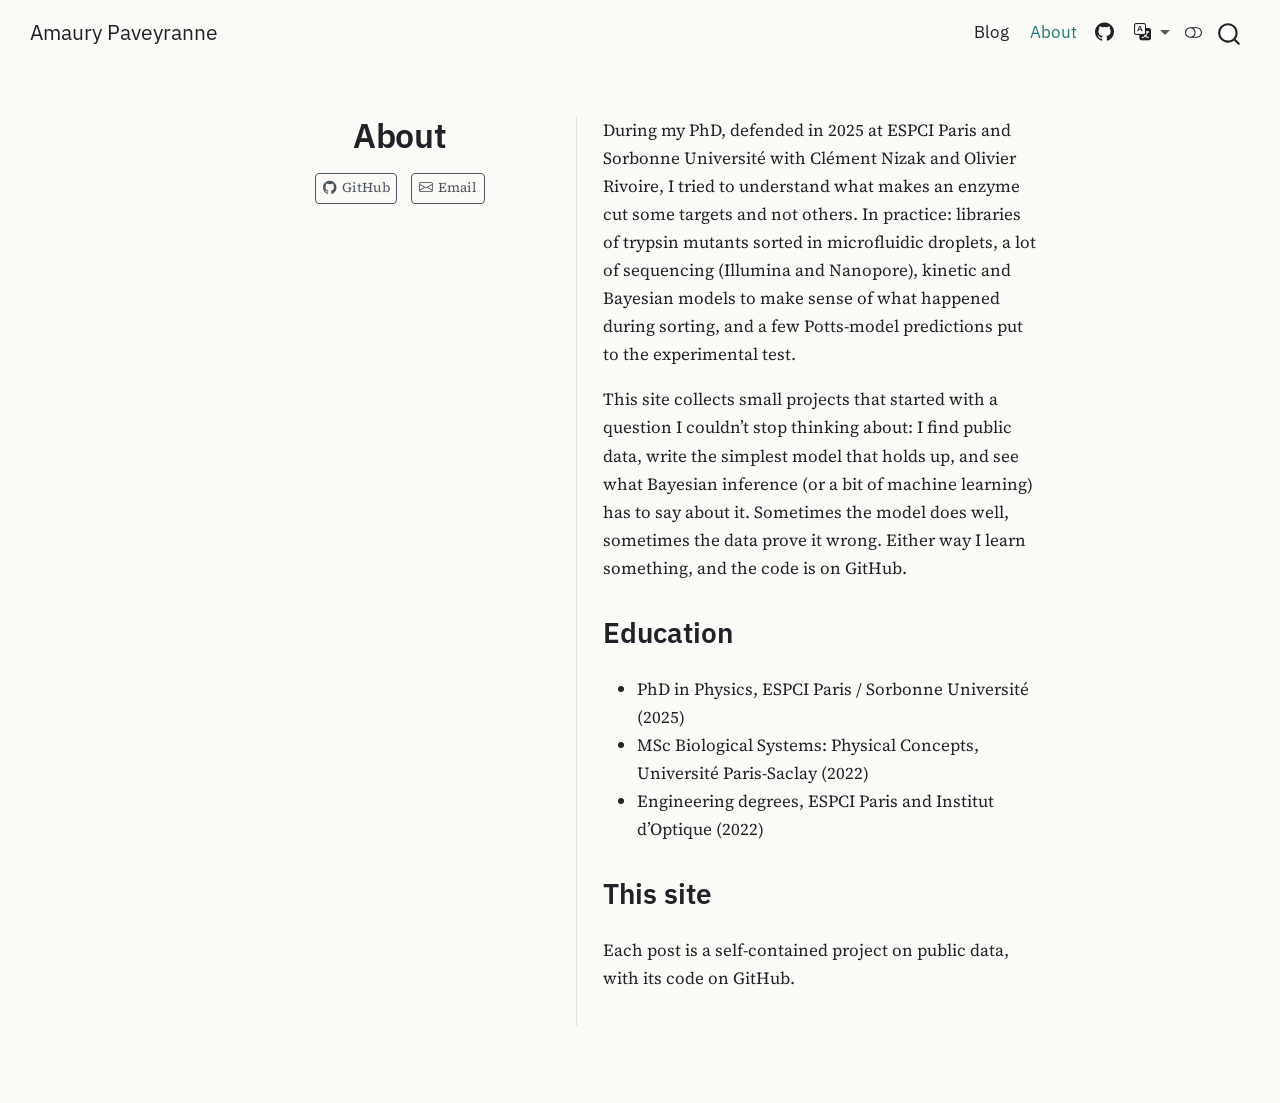
<file: about.html>
<!DOCTYPE html>
<html xmlns="http://www.w3.org/1999/xhtml" lang="en" xml:lang="en"><head>

<meta charset="utf-8">
<meta name="generator" content="quarto-1.10.19">

<meta name="viewport" content="width=device-width, initial-scale=1.0, user-scalable=yes">


<title>About – Amaury Paveyranne</title>
<style>
/* Default styles provided by pandoc.
** See https://pandoc.org/MANUAL.html#variables-for-html for config info.
*/
span.smallcaps{font-variant: small-caps;}
div.columns{display: flex; gap: 1.5em;}
div.column{flex: auto;}
@media screen {
div.columns{gap: min(4vw, 1.5em);}
div.column{overflow-x: auto;}
}
div.hanging-indent{margin-left: 1.5em; text-indent: -1.5em;}
ul.task-list{list-style: none;}
ul.task-list li input[type="checkbox"] {
  width: 0.8em;
  margin: 0 0.8em 0.2em -1em; /* quarto-specific, see https://github.com/quarto-dev/quarto-cli/issues/4556 */ 
  vertical-align: middle;
}
</style>


<script src="site_libs/quarto-nav/quarto-nav.js"></script>
<script src="site_libs/quarto-nav/headroom.min.js"></script>
<script src="site_libs/clipboard/clipboard.min.js"></script>
<script src="site_libs/quarto-search/autocomplete.umd.js"></script>
<script src="site_libs/quarto-search/fuse.min.js"></script>
<script src="site_libs/quarto-search/quarto-search.js"></script>
<meta name="quarto:offset" content="./">
<script src="site_libs/quarto-html/quarto.js" type="module"></script>
<script src="site_libs/quarto-html/tabsets/tabsets.js" type="module"></script>
<script src="site_libs/quarto-html/popper.min.js"></script>
<script src="site_libs/quarto-html/tippy.umd.min.js"></script>
<link href="site_libs/quarto-html/tippy.css" rel="stylesheet">
<link href="site_libs/quarto-html/quarto-syntax-highlighting-e3baa2381c7c7a3293025338d2c1e33b.css" rel="stylesheet" class="quarto-color-scheme" id="quarto-text-highlighting-styles">
<link href="site_libs/quarto-html/quarto-syntax-highlighting-dark-86bf4052eacf5e28481cdcc6750a0bcb.css" rel="stylesheet" class="quarto-color-scheme quarto-color-alternate" id="quarto-text-highlighting-styles">
<link href="site_libs/quarto-html/quarto-syntax-highlighting-e3baa2381c7c7a3293025338d2c1e33b.css" rel="stylesheet" class="quarto-color-scheme-extra" id="quarto-text-highlighting-styles">
<script src="site_libs/bootstrap/bootstrap.min.js"></script>
<link href="site_libs/bootstrap/bootstrap-icons.css" rel="stylesheet">
<link href="site_libs/bootstrap/bootstrap-063ca1206626c5f4b5757ddea8dbdd65.min.css" rel="stylesheet" append-hash="true" class="quarto-color-scheme" id="quarto-bootstrap" data-mode="light">
<link href="site_libs/bootstrap/bootstrap-dark-e9a815f97d72e3feef4243f5a34d7ec7.min.css" rel="stylesheet" append-hash="true" class="quarto-color-scheme quarto-color-alternate" id="quarto-bootstrap" data-mode="dark">
<link href="site_libs/bootstrap/bootstrap-063ca1206626c5f4b5757ddea8dbdd65.min.css" rel="stylesheet" append-hash="true" class="quarto-color-scheme-extra" id="quarto-bootstrap" data-mode="light">
<script id="quarto-search-options" type="application/json">{
  "location": "navbar",
  "copy-button": false,
  "collapse-after": 3,
  "panel-placement": "end",
  "type": "overlay",
  "limit": 50,
  "keyboard-shortcut": [
    "f",
    "/",
    "s"
  ],
  "show-item-context": false,
  "language": {
    "search-no-results-text": "No results",
    "search-matching-documents-text": "matching documents",
    "search-copy-link-title": "Copy link to search",
    "search-hide-matches-text": "Hide additional matches",
    "search-more-match-text": "more match in this document",
    "search-more-matches-text": "more matches in this document",
    "search-clear-button-title": "Clear",
    "search-text-placeholder": "",
    "search-detached-cancel-button-title": "Cancel",
    "search-submit-button-title": "Submit",
    "search-label": "Search"
  }
}</script>


<link rel="stylesheet" href="styles.css">
</head>

<body class="nav-fixed fullcontent quarto-light"><script id="quarto-html-before-body" type="application/javascript">
    const toggleBodyColorMode = (bsSheetEl) => {
      const mode = bsSheetEl.getAttribute("data-mode");
      const bodyEl = window.document.querySelector("body");
      if (mode === "dark") {
        bodyEl.classList.add("quarto-dark");
        bodyEl.classList.remove("quarto-light");
      } else {
        bodyEl.classList.add("quarto-light");
        bodyEl.classList.remove("quarto-dark");
      }
    }
    const toggleBodyColorPrimary = () => {
      const bsSheetEl = window.document.querySelector("link#quarto-bootstrap:not([rel=disabled-stylesheet])");
      if (bsSheetEl) {
        toggleBodyColorMode(bsSheetEl);
      }
    }
    const setColorSchemeToggle = (alternate) => {
      const toggles = window.document.querySelectorAll('.quarto-color-scheme-toggle');
      for (let i=0; i < toggles.length; i++) {
        const toggle = toggles[i];
        if (toggle) {
          if (alternate) {
            toggle.classList.add("alternate");
          } else {
            toggle.classList.remove("alternate");
          }
        }
      }
    };
    const toggleColorMode = (alternate) => {
      // Switch the stylesheets
      const primaryStylesheets = window.document.querySelectorAll('link.quarto-color-scheme:not(.quarto-color-alternate)');
      const alternateStylesheets = window.document.querySelectorAll('link.quarto-color-scheme.quarto-color-alternate');
      manageTransitions('#quarto-margin-sidebar .nav-link', false);
      if (alternate) {
        // note: dark is layered on light, we don't disable primary!
        enableStylesheet(alternateStylesheets);
        for (const sheetNode of alternateStylesheets) {
          if (sheetNode.id === "quarto-bootstrap") {
            toggleBodyColorMode(sheetNode);
          }
        }
      } else {
        disableStylesheet(alternateStylesheets);
        enableStylesheet(primaryStylesheets)
        toggleBodyColorPrimary();
      }
      manageTransitions('#quarto-margin-sidebar .nav-link', true);
      // Switch the toggles
      setColorSchemeToggle(alternate)
      // Hack to workaround the fact that safari doesn't
      // properly recolor the scrollbar when toggling (#1455)
      if (navigator.userAgent.indexOf('Safari') > 0 && navigator.userAgent.indexOf('Chrome') == -1) {
        manageTransitions("body", false);
        window.scrollTo(0, 1);
        setTimeout(() => {
          window.scrollTo(0, 0);
          manageTransitions("body", true);
        }, 40);
      }
    }
    const disableStylesheet = (stylesheets) => {
      for (let i=0; i < stylesheets.length; i++) {
        const stylesheet = stylesheets[i];
        stylesheet.rel = 'disabled-stylesheet';
      }
    }
    const enableStylesheet = (stylesheets) => {
      for (let i=0; i < stylesheets.length; i++) {
        const stylesheet = stylesheets[i];
        if(stylesheet.rel !== 'stylesheet') { // for Chrome, which will still FOUC without this check
          stylesheet.rel = 'stylesheet';
        }
      }
    }
    const manageTransitions = (selector, allowTransitions) => {
      const els = window.document.querySelectorAll(selector);
      for (let i=0; i < els.length; i++) {
        const el = els[i];
        if (allowTransitions) {
          el.classList.remove('notransition');
        } else {
          el.classList.add('notransition');
        }
      }
    }
    const isFileUrl = () => {
      return window.location.protocol === 'file:';
    }
    const hasAlternateSentinel = () => {
      let styleSentinel = getColorSchemeSentinel();
      if (styleSentinel !== null) {
        return styleSentinel === "alternate";
      } else {
        return false;
      }
    }
    const setStyleSentinel = (alternate) => {
      const value = alternate ? "alternate" : "default";
      if (!isFileUrl()) {
        window.localStorage.setItem("quarto-color-scheme", value);
      } else {
        localAlternateSentinel = value;
      }
    }
    const getColorSchemeSentinel = () => {
      if (!isFileUrl()) {
        const storageValue = window.localStorage.getItem("quarto-color-scheme");
        return storageValue != null ? storageValue : localAlternateSentinel;
      } else {
        return localAlternateSentinel;
      }
    }
    const toggleGiscusIfUsed = (isAlternate, darkModeDefault) => {
      const baseTheme = document.querySelector('#giscus-base-theme')?.value ?? 'light';
      const alternateTheme = document.querySelector('#giscus-alt-theme')?.value ?? 'dark';
      let newTheme = '';
      if(authorPrefersDark) {
        newTheme = isAlternate ? baseTheme : alternateTheme;
      } else {
        newTheme = isAlternate ? alternateTheme : baseTheme;
      }
      const changeGiscusTheme = () => {
        // From: https://github.com/giscus/giscus/issues/336
        const sendMessage = (message) => {
          const iframe = document.querySelector('iframe.giscus-frame');
          if (!iframe) return;
          iframe.contentWindow.postMessage({ giscus: message }, 'https://giscus.app');
        }
        sendMessage({
          setConfig: {
            theme: newTheme
          }
        });
      }
      const isGiscussLoaded = window.document.querySelector('iframe.giscus-frame') !== null;
      if (isGiscussLoaded) {
        changeGiscusTheme();
      }
    };
    const authorPrefersDark = false;
    const queryPrefersDark = window.matchMedia('(prefers-color-scheme: dark)');
    const darkModeDefault = queryPrefersDark.matches;
      document.querySelector('link#quarto-text-highlighting-styles.quarto-color-scheme-extra').rel = 'disabled-stylesheet';
      document.querySelector('link#quarto-bootstrap.quarto-color-scheme-extra').rel = 'disabled-stylesheet';
    let localAlternateSentinel = darkModeDefault ? 'alternate' : 'default';
    // Dark / light mode switch
    window.quartoToggleColorScheme = () => {
      // Read the current dark / light value
      let toAlternate = !hasAlternateSentinel();
      toggleColorMode(toAlternate);
      setStyleSentinel(toAlternate);
      toggleGiscusIfUsed(toAlternate, darkModeDefault);
      window.dispatchEvent(new Event('resize'));
    };
    queryPrefersDark.addEventListener("change", e => {
      if(window.localStorage.getItem("quarto-color-scheme") !== null)
        return;
      const alternate = e.matches
      toggleColorMode(alternate);
      localAlternateSentinel = e.matches ? 'alternate' : 'default'; // this is used alongside local storage!
      toggleGiscusIfUsed(alternate, darkModeDefault);
    });
    // Switch to dark mode if need be
    if (hasAlternateSentinel()) {
      toggleColorMode(true);
    } else {
      toggleColorMode(false);
    }
  </script>

<div id="quarto-search-results"></div>
  <header id="quarto-header" class="headroom fixed-top">
    <nav class="navbar navbar-expand-lg " data-bs-theme="dark">
      <div class="navbar-container container-fluid">
      <div class="navbar-brand-container mx-auto">
    <a class="navbar-brand" href="./index.html">
    <span class="navbar-title">Amaury Paveyranne</span>
    </a>
  </div>
            <div id="quarto-search" class="" title="Search"></div>
          <button class="navbar-toggler" type="button" data-bs-toggle="collapse" data-bs-target="#navbarCollapse" aria-controls="navbarCollapse" role="menu" aria-expanded="false" aria-label="Toggle navigation" onclick="if (window.quartoToggleHeadroom) { window.quartoToggleHeadroom(); }">
  <span class="navbar-toggler-icon"></span>
</button>
          <div class="collapse navbar-collapse" id="navbarCollapse">
            <ul class="navbar-nav navbar-nav-scroll ms-auto">
  <li class="nav-item">
    <a class="nav-link" href="./index.html"> 
<span class="menu-text">Blog</span></a>
  </li>  
  <li class="nav-item">
    <a class="nav-link active" href="./about.html" aria-current="page"> 
<span class="menu-text">About</span></a>
  </li>  
  <li class="nav-item compact">
    <a class="nav-link" href="https://github.com/PAVEYRANNE-Amaury"> <i class="bi bi-github" role="img">
</i> 
<span class="menu-text"></span></a>
  </li>  
  <li class="nav-item dropdown ">
    <a class="nav-link dropdown-toggle" href="#" id="nav-menu-bi-translate" role="link" data-bs-toggle="dropdown" aria-expanded="false">
      <i class="bi bi-translate" role="img" aria-label="Language">
</i> 
 <span class="menu-text"></span>
    </a>
    <ul class="dropdown-menu dropdown-menu-end" aria-labelledby="nav-menu-bi-translate">    
        <li>
    <a class="dropdown-item" href="./#lang=en">
 <span class="dropdown-text">English</span></a>
  </li>  
        <li>
    <a class="dropdown-item" href="./#lang=fr">
 <span class="dropdown-text">Français</span></a>
  </li>  
    </ul>
  </li>
</ul>
          </div> <!-- /navcollapse -->
            <div class="quarto-navbar-tools">
  <a href="" class="quarto-color-scheme-toggle quarto-navigation-tool  px-1" onclick="window.quartoToggleColorScheme(); return false;" title="Toggle dark mode"><i class="bi"></i></a>
</div>
      </div> <!-- /container-fluid -->
    </nav>
</header>
<!-- content -->
<div id="quarto-content" class="quarto-container page-columns page-rows-contents page-layout-article page-navbar">
<!-- sidebar -->
<!-- margin-sidebar -->
    
<!-- main -->
<div class="quarto-about-trestles">
  <div class="about-entity">
<header id="title-block-header" class="quarto-title-block default">
<div class="quarto-title">
<h1 class="title">About</h1>
</div>
<div class="quarto-title-meta">
  </div>
</header>
    <div class="about-links">
  <a href="https://github.com/PAVEYRANNE-Amaury" class="about-link" rel="" target="">
    <i class="bi bi-github"></i>
     <span class="about-link-text">GitHub</span>
  </a>
  <a href="mailto:amaury.paveyranne@pm.me" class="about-link" rel="" target="">
    <i class="bi bi-envelope"></i>
     <span class="about-link-text">Email</span>
  </a>
</div>
  </div>
  <div class="about-contents"><main class="content" id="quarto-document-content">

<p>During my PhD, defended in 2025 at ESPCI Paris and Sorbonne Université with Clément Nizak and Olivier Rivoire, I tried to understand what makes an enzyme cut some targets and not others. In practice: libraries of trypsin mutants sorted in microfluidic droplets, a lot of sequencing (Illumina and Nanopore), kinetic and Bayesian models to make sense of what happened during sorting, and a few Potts-model predictions put to the experimental test.</p>
<p>This site collects small projects that started with a question I couldn’t stop thinking about: I find public data, write the simplest model that holds up, and see what Bayesian inference (or a bit of machine learning) has to say about it. Sometimes the model does well, sometimes the data prove it wrong. Either way I learn something, and the code is on GitHub.</p>
<section id="education" class="level2">
<h2 data-anchor-id="education">Education</h2>
<ul>
<li>PhD in Physics, ESPCI Paris / Sorbonne Université (2025)</li>
<li>MSc Biological Systems: Physical Concepts, Université Paris-Saclay (2022)</li>
<li>Engineering degrees, ESPCI Paris and Institut d’Optique (2022)</li>
</ul>
</section>
<section id="this-site" class="level2">
<h2 data-anchor-id="this-site">This site</h2>
<p>Each post is a self-contained project on public data, with its code on GitHub.</p>


</section>
</main></div>
</div>
 <!-- /main -->
<script>
    const DEFAULT_LANG = "en";
    const LANGS = ["en", "fr"];
    // Libellés de la barre, indexés par le libellé anglais
    const I18N = {
        fr: {
            "Blog": "Blog",
            "About": "À propos",
            "404.title": "Page introuvable",
            "404.text": "Cette page n'existe pas en français : elle n'est peut-être pas encore traduite.",
            "404.original": "Lire la version originale (anglais)",
            "404.home": "Accueil"
        }
    };
    
    function currentLang(path) {
      const m = path.match(/^\/([a-z]{2})(\/|$)/);
      return (m && LANGS.includes(m[1]) && m[1] !== DEFAULT_LANG) ? m[1] : DEFAULT_LANG;
    }
    function stripLang(path, lang) {
      return lang === DEFAULT_LANG ? path : (path.slice(lang.length + 1) || "/");
    }
    function withLang(path, lang) {
      return lang === DEFAULT_LANG ? path : "/" + lang + path;
    }
    
    document.addEventListener("DOMContentLoaded", () => {
      const cur = currentLang(window.location.pathname);
      const base = stripLang(window.location.pathname, cur);
    
      // 1. Sélecteur de langue (inchangé, sauf le marqueur data-lang)
      document.querySelectorAll('a[href*="#lang="]').forEach(a => {
        const lang = a.getAttribute("href").split("#lang=")[1];
        a.dataset.lang = lang;
        a.href = withLang(base, lang);
        if (lang === cur) a.classList.add("active");
      });
    
      // 2. Liens internes de la barre → version dans la langue courante
      if (cur === DEFAULT_LANG) return;
      document.querySelectorAll('.navbar a[href]').forEach(a => {
        if (a.dataset.lang) return;
        const url = new URL(a.href);
        if (url.origin !== window.location.origin) return;
        a.href = withLang(url.pathname, cur);
        const label = a.querySelector(".menu-text");
        const t = label && I18N[cur]?.[label.textContent.trim()];
        if (t) label.textContent = t;
      });
    });
</script>
<script id="quarto-html-after-body" type="application/javascript">
  window.document.addEventListener("DOMContentLoaded", function (event) {
    // Ensure there is a toggle, if there isn't float one in the top right
    if (window.document.querySelector('.quarto-color-scheme-toggle') === null) {
      const a = window.document.createElement('a');
      a.classList.add('top-right');
      a.classList.add('quarto-color-scheme-toggle');
      a.href = "";
      a.onclick = function() { try { window.quartoToggleColorScheme(); } catch {} return false; };
      const i = window.document.createElement("i");
      i.classList.add('bi');
      a.appendChild(i);
      window.document.body.appendChild(a);
    }
    setColorSchemeToggle(hasAlternateSentinel())
    const isCodeAnnotation = (el) => {
      for (const clz of el.classList) {
        if (clz.startsWith('code-annotation-')) {                     
          return true;
        }
      }
      return false;
    }
    const onCopySuccess = function(e) {
      // button target
      const button = e.trigger;
      // don't keep focus
      button.blur();
      // flash "checked"
      button.classList.add('code-copy-button-checked');
      var currentTitle = button.getAttribute("title");
      button.setAttribute("title", "Copied!");
      let tooltip;
      if (window.bootstrap) {
        button.setAttribute("data-bs-toggle", "tooltip");
        button.setAttribute("data-bs-placement", "left");
        button.setAttribute("data-bs-title", "Copied!");
        tooltip = new bootstrap.Tooltip(button, 
          { trigger: "manual", 
            customClass: "code-copy-button-tooltip",
            offset: [0, -8]});
        tooltip.show();    
      }
      setTimeout(function() {
        if (tooltip) {
          tooltip.hide();
          button.removeAttribute("data-bs-title");
          button.removeAttribute("data-bs-toggle");
          button.removeAttribute("data-bs-placement");
        }
        button.setAttribute("title", currentTitle);
        button.classList.remove('code-copy-button-checked');
      }, 1000);
      // clear code selection
      e.clearSelection();
    }
    const getTextToCopy = function(trigger) {
      const outerScaffold = trigger.parentElement.cloneNode(true);
      const codeEl = outerScaffold.querySelector('code');
      for (const childEl of codeEl.children) {
        if (isCodeAnnotation(childEl)) {
          childEl.remove();
        }
      }
      return codeEl.innerText;
    }
    const clipboard = new window.ClipboardJS('.code-copy-button:not([data-in-quarto-modal])', {
      text: getTextToCopy
    });
    clipboard.on('success', onCopySuccess);
    if (window.document.getElementById('quarto-embedded-source-code-modal')) {
      const clipboardModal = new window.ClipboardJS('.code-copy-button[data-in-quarto-modal]', {
        text: getTextToCopy,
        container: window.document.getElementById('quarto-embedded-source-code-modal')
      });
      clipboardModal.on('success', onCopySuccess);
    }
      var localhostRegex = new RegExp(/^(?:http|https):\/\/localhost\:?[0-9]*\//);
      var mailtoRegex = new RegExp(/^mailto:/);
        var filterRegex = new RegExp("https:\/\/paveyranne-amaury\.github\.io");
      var isInternal = (href) => {
          return filterRegex.test(href) || localhostRegex.test(href) || mailtoRegex.test(href);
      }
      // Inspect non-navigation links and adorn them if external
     var links = window.document.querySelectorAll('a[href]:not(.nav-link):not(.navbar-brand):not(.toc-action):not(.sidebar-link):not(.sidebar-item-toggle):not(.pagination-link):not(.no-external):not([aria-hidden]):not(.dropdown-item):not(.quarto-navigation-tool):not(.about-link)');
      for (var i=0; i<links.length; i++) {
        const link = links[i];
        if (!isInternal(link.href)) {
          // undo the damage that might have been done by quarto-nav.js in the case of
          // links that we want to consider external
          if (link.dataset.originalHref !== undefined) {
            link.href = link.dataset.originalHref;
          }
        }
      }
    function tippyHover(el, contentFn, onTriggerFn, onUntriggerFn) {
      const config = {
        allowHTML: true,
        maxWidth: 500,
        delay: 100,
        arrow: false,
        appendTo: function(el) {
            return el.parentElement;
        },
        interactive: true,
        interactiveBorder: 10,
        theme: 'quarto',
        placement: 'bottom-start',
      };
      if (contentFn) {
        config.content = contentFn;
      }
      if (onTriggerFn) {
        config.onTrigger = onTriggerFn;
      }
      if (onUntriggerFn) {
        config.onUntrigger = onUntriggerFn;
      }
      window.tippy(el, config); 
    }
    const noterefs = window.document.querySelectorAll('a[role="doc-noteref"]');
    for (var i=0; i<noterefs.length; i++) {
      const ref = noterefs[i];
      tippyHover(ref, function() {
        // use id or data attribute instead here
        let href = ref.getAttribute('data-footnote-href') || ref.getAttribute('href');
        try { href = new URL(href).hash; } catch {}
        const id = href.replace(/^#\/?/, "");
        const note = window.document.getElementById(id);
        if (note) {
          return note.innerHTML;
        } else {
          return "";
        }
      });
    }
    const xrefs = window.document.querySelectorAll('a.quarto-xref');
    const processXRef = (id, note) => {
      // Strip column container classes
      const stripColumnClz = (el) => {
        el.classList.remove("page-full", "page-columns");
        if (el.children) {
          for (const child of el.children) {
            stripColumnClz(child);
          }
        }
      }
      stripColumnClz(note)
      if (id === null || id.startsWith('sec-')) {
        // Special case sections, only their first couple elements
        const container = document.createElement("div");
        if (note.children && note.children.length > 2) {
          container.appendChild(note.children[0].cloneNode(true));
          for (let i = 1; i < note.children.length; i++) {
            const child = note.children[i];
            if (child.tagName === "P" && child.innerText === "") {
              continue;
            } else {
              container.appendChild(child.cloneNode(true));
              break;
            }
          }
          if (window.Quarto?.typesetMath) {
            window.Quarto.typesetMath(container);
          }
          return container.innerHTML
        } else {
          if (window.Quarto?.typesetMath) {
            window.Quarto.typesetMath(note);
          }
          return note.innerHTML;
        }
      } else {
        // Remove any anchor links if they are present
        const anchorLink = note.querySelector('a.anchorjs-link');
        if (anchorLink) {
          anchorLink.remove();
        }
        if (window.Quarto?.typesetMath) {
          window.Quarto.typesetMath(note);
        }
        if (note.classList.contains("callout")) {
          return note.outerHTML;
        } else {
          return note.innerHTML;
        }
      }
    }
    for (var i=0; i<xrefs.length; i++) {
      const xref = xrefs[i];
      tippyHover(xref, undefined, function(instance) {
        instance.disable();
        let url = xref.getAttribute('href');
        let hash = undefined; 
        if (url.startsWith('#')) {
          hash = url;
        } else {
          try { hash = new URL(url).hash; } catch {}
        }
        if (hash) {
          const id = hash.replace(/^#\/?/, "");
          const note = window.document.getElementById(id);
          if (note !== null) {
            try {
              const html = processXRef(id, note.cloneNode(true));
              instance.setContent(html);
            } finally {
              instance.enable();
              instance.show();
            }
          } else {
            // See if we can fetch this
            fetch(url.split('#')[0])
            .then(res => res.text())
            .then(html => {
              const parser = new DOMParser();
              const htmlDoc = parser.parseFromString(html, "text/html");
              const note = htmlDoc.getElementById(id);
              if (note !== null) {
                const html = processXRef(id, note);
                instance.setContent(html);
              } 
            }).finally(() => {
              instance.enable();
              instance.show();
            });
          }
        } else {
          // See if we can fetch a full url (with no hash to target)
          // This is a special case and we should probably do some content thinning / targeting
          fetch(url)
          .then(res => res.text())
          .then(html => {
            const parser = new DOMParser();
            const htmlDoc = parser.parseFromString(html, "text/html");
            const note = htmlDoc.querySelector('main.content');
            if (note !== null) {
              // This should only happen for chapter cross references
              // (since there is no id in the URL)
              // remove the first header
              if (note.children.length > 0 && note.children[0].tagName === "HEADER") {
                note.children[0].remove();
              }
              const html = processXRef(null, note);
              instance.setContent(html);
            } 
          }).finally(() => {
            instance.enable();
            instance.show();
          });
        }
      }, function(instance) {
      });
    }
        let selectedAnnoteEl;
        const selectorForAnnotation = ( cell, annotation) => {
          let cellAttr = 'data-code-cell="' + cell + '"';
          let lineAttr = 'data-code-annotation="' +  annotation + '"';
          const selector = 'span[' + cellAttr + '][' + lineAttr + ']';
          return selector;
        }
        const selectCodeLines = (annoteEl) => {
          const doc = window.document;
          const targetCell = annoteEl.getAttribute("data-target-cell");
          const targetAnnotation = annoteEl.getAttribute("data-target-annotation");
          const annoteSpan = window.document.querySelector(selectorForAnnotation(targetCell, targetAnnotation));
          const lines = annoteSpan.getAttribute("data-code-lines").split(",");
          const lineIds = lines.map((line) => {
            return targetCell + "-" + line;
          })
          let top = null;
          let height = null;
          let parent = null;
          if (lineIds.length > 0) {
              //compute the position of the single el (top and bottom and make a div)
              const el = window.document.getElementById(lineIds[0]);
              top = el.offsetTop;
              height = el.offsetHeight;
              parent = el.parentElement.parentElement;
            if (lineIds.length > 1) {
              const lastEl = window.document.getElementById(lineIds[lineIds.length - 1]);
              const bottom = lastEl.offsetTop + lastEl.offsetHeight;
              height = bottom - top;
            }
            if (top !== null && height !== null && parent !== null) {
              // cook up a div (if necessary) and position it 
              let div = window.document.getElementById("code-annotation-line-highlight");
              if (div === null) {
                div = window.document.createElement("div");
                div.setAttribute("id", "code-annotation-line-highlight");
                div.style.position = 'absolute';
                parent.appendChild(div);
              }
              div.style.top = top - 2 + "px";
              div.style.height = height + 4 + "px";
              div.style.left = 0;
              let gutterDiv = window.document.getElementById("code-annotation-line-highlight-gutter");
              if (gutterDiv === null) {
                gutterDiv = window.document.createElement("div");
                gutterDiv.setAttribute("id", "code-annotation-line-highlight-gutter");
                gutterDiv.style.position = 'absolute';
                const codeCell = window.document.getElementById(targetCell);
                const gutter = codeCell.querySelector('.code-annotation-gutter');
                gutter.appendChild(gutterDiv);
              }
              gutterDiv.style.top = top - 2 + "px";
              gutterDiv.style.height = height + 4 + "px";
            }
            selectedAnnoteEl = annoteEl;
          }
        };
        const unselectCodeLines = () => {
          const elementsIds = ["code-annotation-line-highlight", "code-annotation-line-highlight-gutter"];
          elementsIds.forEach((elId) => {
            const div = window.document.getElementById(elId);
            if (div) {
              div.remove();
            }
          });
          selectedAnnoteEl = undefined;
        };
          // Handle positioning of the toggle
      window.addEventListener(
        "resize",
        throttle(() => {
          elRect = undefined;
          if (selectedAnnoteEl) {
            selectCodeLines(selectedAnnoteEl);
          }
        }, 10)
      );
      function throttle(fn, ms) {
      let throttle = false;
      let timer;
        return (...args) => {
          if(!throttle) { // first call gets through
              fn.apply(this, args);
              throttle = true;
          } else { // all the others get throttled
              if(timer) clearTimeout(timer); // cancel #2
              timer = setTimeout(() => {
                fn.apply(this, args);
                timer = throttle = false;
              }, ms);
          }
        };
      }
        // Attach click handler to the DT
        const annoteDls = window.document.querySelectorAll('dt[data-target-cell]');
        for (const annoteDlNode of annoteDls) {
          annoteDlNode.addEventListener('click', (event) => {
            const clickedEl = event.target;
            if (clickedEl !== selectedAnnoteEl) {
              unselectCodeLines();
              const activeEl = window.document.querySelector('dt[data-target-cell].code-annotation-active');
              if (activeEl) {
                activeEl.classList.remove('code-annotation-active');
              }
              selectCodeLines(clickedEl);
              clickedEl.classList.add('code-annotation-active');
            } else {
              // Unselect the line
              unselectCodeLines();
              clickedEl.classList.remove('code-annotation-active');
            }
          });
        }
    const findCites = (el) => {
      const parentEl = el.parentElement;
      if (parentEl) {
        const cites = parentEl.dataset.cites;
        if (cites) {
          return {
            el,
            cites: cites.split(' ')
          };
        } else {
          return findCites(el.parentElement)
        }
      } else {
        return undefined;
      }
    };
    var bibliorefs = window.document.querySelectorAll('a[role="doc-biblioref"]');
    for (var i=0; i<bibliorefs.length; i++) {
      const ref = bibliorefs[i];
      const citeInfo = findCites(ref);
      if (citeInfo) {
        tippyHover(citeInfo.el, function() {
          var popup = window.document.createElement('div');
          citeInfo.cites.forEach(function(cite) {
            var citeDiv = window.document.createElement('div');
            citeDiv.classList.add('hanging-indent');
            citeDiv.classList.add('csl-entry');
            var biblioDiv = window.document.getElementById('ref-' + cite);
            if (biblioDiv) {
              citeDiv.innerHTML = biblioDiv.innerHTML;
            }
            popup.appendChild(citeDiv);
          });
          return popup.innerHTML;
        });
      }
    }
  });
  </script>
</div> <!-- /content -->




</body></html>
</file>
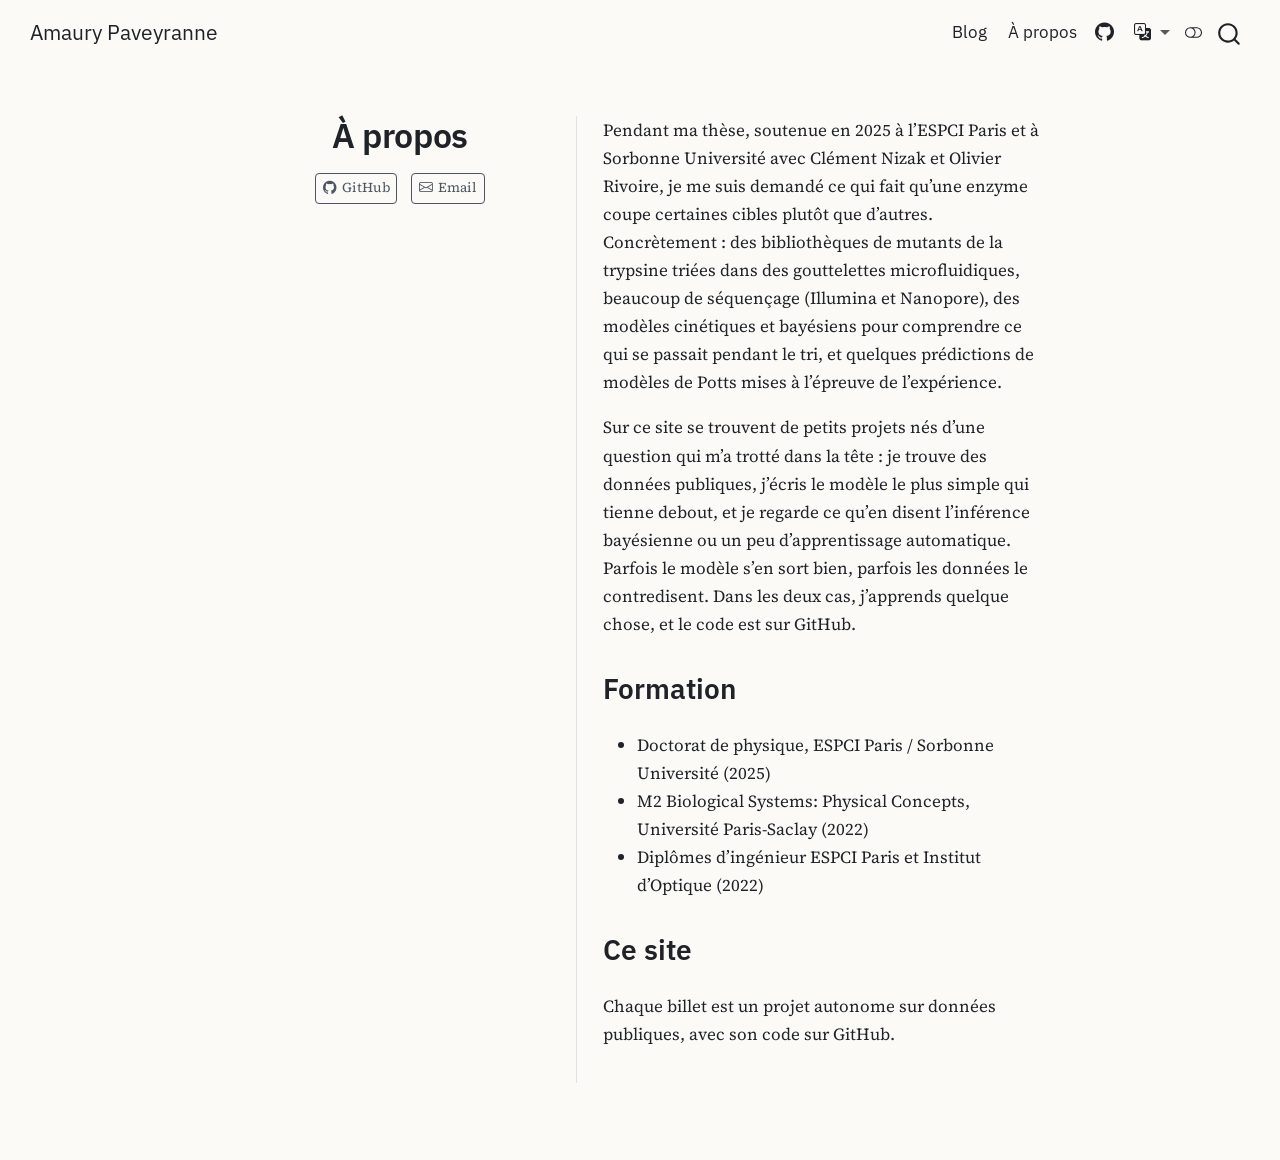
<file: fr/about.html>
<!DOCTYPE html>
<html xmlns="http://www.w3.org/1999/xhtml" lang="fr" xml:lang="fr"><head>

<meta charset="utf-8">
<meta name="generator" content="quarto-1.10.19">

<meta name="viewport" content="width=device-width, initial-scale=1.0, user-scalable=yes">


<title>À propos – Amaury Paveyranne</title>
<style>
/* Default styles provided by pandoc.
** See https://pandoc.org/MANUAL.html#variables-for-html for config info.
*/
span.smallcaps{font-variant: small-caps;}
div.columns{display: flex; gap: 1.5em;}
div.column{flex: auto;}
@media screen {
div.columns{gap: min(4vw, 1.5em);}
div.column{overflow-x: auto;}
}
div.hanging-indent{margin-left: 1.5em; text-indent: -1.5em;}
ul.task-list{list-style: none;}
ul.task-list li input[type="checkbox"] {
  width: 0.8em;
  margin: 0 0.8em 0.2em -1em; /* quarto-specific, see https://github.com/quarto-dev/quarto-cli/issues/4556 */ 
  vertical-align: middle;
}
</style>


<script src="../site_libs/quarto-nav/quarto-nav.js"></script>
<script src="../site_libs/quarto-nav/headroom.min.js"></script>
<script src="../site_libs/clipboard/clipboard.min.js"></script>
<script src="../site_libs/quarto-search/autocomplete.umd.js"></script>
<script src="../site_libs/quarto-search/fuse.min.js"></script>
<script src="../site_libs/quarto-search/quarto-search.js"></script>
<meta name="quarto:offset" content="../">
<script src="../site_libs/quarto-html/quarto.js" type="module"></script>
<script src="../site_libs/quarto-html/tabsets/tabsets.js" type="module"></script>
<script src="../site_libs/quarto-html/popper.min.js"></script>
<script src="../site_libs/quarto-html/tippy.umd.min.js"></script>
<link href="../site_libs/quarto-html/tippy.css" rel="stylesheet">
<link href="../site_libs/quarto-html/quarto-syntax-highlighting-e3baa2381c7c7a3293025338d2c1e33b.css" rel="stylesheet" class="quarto-color-scheme" id="quarto-text-highlighting-styles">
<link href="../site_libs/quarto-html/quarto-syntax-highlighting-dark-86bf4052eacf5e28481cdcc6750a0bcb.css" rel="stylesheet" class="quarto-color-scheme quarto-color-alternate" id="quarto-text-highlighting-styles">
<link href="../site_libs/quarto-html/quarto-syntax-highlighting-e3baa2381c7c7a3293025338d2c1e33b.css" rel="stylesheet" class="quarto-color-scheme-extra" id="quarto-text-highlighting-styles">
<script src="../site_libs/bootstrap/bootstrap.min.js"></script>
<link href="../site_libs/bootstrap/bootstrap-icons.css" rel="stylesheet">
<link href="../site_libs/bootstrap/bootstrap-063ca1206626c5f4b5757ddea8dbdd65.min.css" rel="stylesheet" append-hash="true" class="quarto-color-scheme" id="quarto-bootstrap" data-mode="light">
<link href="../site_libs/bootstrap/bootstrap-dark-e9a815f97d72e3feef4243f5a34d7ec7.min.css" rel="stylesheet" append-hash="true" class="quarto-color-scheme quarto-color-alternate" id="quarto-bootstrap" data-mode="dark">
<link href="../site_libs/bootstrap/bootstrap-063ca1206626c5f4b5757ddea8dbdd65.min.css" rel="stylesheet" append-hash="true" class="quarto-color-scheme-extra" id="quarto-bootstrap" data-mode="light">
<script id="quarto-search-options" type="application/json">{
  "location": "navbar",
  "copy-button": false,
  "collapse-after": 3,
  "panel-placement": "end",
  "type": "overlay",
  "limit": 50,
  "keyboard-shortcut": [
    "f",
    "/",
    "s"
  ],
  "show-item-context": false,
  "language": {
    "search-no-results-text": "Pas de résultats",
    "search-matching-documents-text": "documents trouvés",
    "search-copy-link-title": "Copier le lien vers la recherche",
    "search-hide-matches-text": "Cacher les correspondances additionnelles",
    "search-more-match-text": "correspondance de plus dans ce document",
    "search-more-matches-text": "correspondances de plus dans ce document",
    "search-clear-button-title": "Effacer",
    "search-text-placeholder": "",
    "search-detached-cancel-button-title": "Annuler",
    "search-submit-button-title": "Envoyer",
    "search-label": "Recherche"
  }
}</script>


<link rel="stylesheet" href="../styles.css">
</head>

<body class="nav-fixed fullcontent quarto-light"><script id="quarto-html-before-body" type="application/javascript">
    const toggleBodyColorMode = (bsSheetEl) => {
      const mode = bsSheetEl.getAttribute("data-mode");
      const bodyEl = window.document.querySelector("body");
      if (mode === "dark") {
        bodyEl.classList.add("quarto-dark");
        bodyEl.classList.remove("quarto-light");
      } else {
        bodyEl.classList.add("quarto-light");
        bodyEl.classList.remove("quarto-dark");
      }
    }
    const toggleBodyColorPrimary = () => {
      const bsSheetEl = window.document.querySelector("link#quarto-bootstrap:not([rel=disabled-stylesheet])");
      if (bsSheetEl) {
        toggleBodyColorMode(bsSheetEl);
      }
    }
    const setColorSchemeToggle = (alternate) => {
      const toggles = window.document.querySelectorAll('.quarto-color-scheme-toggle');
      for (let i=0; i < toggles.length; i++) {
        const toggle = toggles[i];
        if (toggle) {
          if (alternate) {
            toggle.classList.add("alternate");
          } else {
            toggle.classList.remove("alternate");
          }
        }
      }
    };
    const toggleColorMode = (alternate) => {
      // Switch the stylesheets
      const primaryStylesheets = window.document.querySelectorAll('link.quarto-color-scheme:not(.quarto-color-alternate)');
      const alternateStylesheets = window.document.querySelectorAll('link.quarto-color-scheme.quarto-color-alternate');
      manageTransitions('#quarto-margin-sidebar .nav-link', false);
      if (alternate) {
        // note: dark is layered on light, we don't disable primary!
        enableStylesheet(alternateStylesheets);
        for (const sheetNode of alternateStylesheets) {
          if (sheetNode.id === "quarto-bootstrap") {
            toggleBodyColorMode(sheetNode);
          }
        }
      } else {
        disableStylesheet(alternateStylesheets);
        enableStylesheet(primaryStylesheets)
        toggleBodyColorPrimary();
      }
      manageTransitions('#quarto-margin-sidebar .nav-link', true);
      // Switch the toggles
      setColorSchemeToggle(alternate)
      // Hack to workaround the fact that safari doesn't
      // properly recolor the scrollbar when toggling (#1455)
      if (navigator.userAgent.indexOf('Safari') > 0 && navigator.userAgent.indexOf('Chrome') == -1) {
        manageTransitions("body", false);
        window.scrollTo(0, 1);
        setTimeout(() => {
          window.scrollTo(0, 0);
          manageTransitions("body", true);
        }, 40);
      }
    }
    const disableStylesheet = (stylesheets) => {
      for (let i=0; i < stylesheets.length; i++) {
        const stylesheet = stylesheets[i];
        stylesheet.rel = 'disabled-stylesheet';
      }
    }
    const enableStylesheet = (stylesheets) => {
      for (let i=0; i < stylesheets.length; i++) {
        const stylesheet = stylesheets[i];
        if(stylesheet.rel !== 'stylesheet') { // for Chrome, which will still FOUC without this check
          stylesheet.rel = 'stylesheet';
        }
      }
    }
    const manageTransitions = (selector, allowTransitions) => {
      const els = window.document.querySelectorAll(selector);
      for (let i=0; i < els.length; i++) {
        const el = els[i];
        if (allowTransitions) {
          el.classList.remove('notransition');
        } else {
          el.classList.add('notransition');
        }
      }
    }
    const isFileUrl = () => {
      return window.location.protocol === 'file:';
    }
    const hasAlternateSentinel = () => {
      let styleSentinel = getColorSchemeSentinel();
      if (styleSentinel !== null) {
        return styleSentinel === "alternate";
      } else {
        return false;
      }
    }
    const setStyleSentinel = (alternate) => {
      const value = alternate ? "alternate" : "default";
      if (!isFileUrl()) {
        window.localStorage.setItem("quarto-color-scheme", value);
      } else {
        localAlternateSentinel = value;
      }
    }
    const getColorSchemeSentinel = () => {
      if (!isFileUrl()) {
        const storageValue = window.localStorage.getItem("quarto-color-scheme");
        return storageValue != null ? storageValue : localAlternateSentinel;
      } else {
        return localAlternateSentinel;
      }
    }
    const toggleGiscusIfUsed = (isAlternate, darkModeDefault) => {
      const baseTheme = document.querySelector('#giscus-base-theme')?.value ?? 'light';
      const alternateTheme = document.querySelector('#giscus-alt-theme')?.value ?? 'dark';
      let newTheme = '';
      if(authorPrefersDark) {
        newTheme = isAlternate ? baseTheme : alternateTheme;
      } else {
        newTheme = isAlternate ? alternateTheme : baseTheme;
      }
      const changeGiscusTheme = () => {
        // From: https://github.com/giscus/giscus/issues/336
        const sendMessage = (message) => {
          const iframe = document.querySelector('iframe.giscus-frame');
          if (!iframe) return;
          iframe.contentWindow.postMessage({ giscus: message }, 'https://giscus.app');
        }
        sendMessage({
          setConfig: {
            theme: newTheme
          }
        });
      }
      const isGiscussLoaded = window.document.querySelector('iframe.giscus-frame') !== null;
      if (isGiscussLoaded) {
        changeGiscusTheme();
      }
    };
    const authorPrefersDark = false;
    const queryPrefersDark = window.matchMedia('(prefers-color-scheme: dark)');
    const darkModeDefault = queryPrefersDark.matches;
      document.querySelector('link#quarto-text-highlighting-styles.quarto-color-scheme-extra').rel = 'disabled-stylesheet';
      document.querySelector('link#quarto-bootstrap.quarto-color-scheme-extra').rel = 'disabled-stylesheet';
    let localAlternateSentinel = darkModeDefault ? 'alternate' : 'default';
    // Dark / light mode switch
    window.quartoToggleColorScheme = () => {
      // Read the current dark / light value
      let toAlternate = !hasAlternateSentinel();
      toggleColorMode(toAlternate);
      setStyleSentinel(toAlternate);
      toggleGiscusIfUsed(toAlternate, darkModeDefault);
      window.dispatchEvent(new Event('resize'));
    };
    queryPrefersDark.addEventListener("change", e => {
      if(window.localStorage.getItem("quarto-color-scheme") !== null)
        return;
      const alternate = e.matches
      toggleColorMode(alternate);
      localAlternateSentinel = e.matches ? 'alternate' : 'default'; // this is used alongside local storage!
      toggleGiscusIfUsed(alternate, darkModeDefault);
    });
    // Switch to dark mode if need be
    if (hasAlternateSentinel()) {
      toggleColorMode(true);
    } else {
      toggleColorMode(false);
    }
  </script>

<div id="quarto-search-results"></div>
  <header id="quarto-header" class="headroom fixed-top">
    <nav class="navbar navbar-expand-lg " data-bs-theme="dark">
      <div class="navbar-container container-fluid">
      <div class="navbar-brand-container mx-auto">
    <a class="navbar-brand" href="../index.html">
    <span class="navbar-title">Amaury Paveyranne</span>
    </a>
  </div>
            <div id="quarto-search" class="" title="Recherche"></div>
          <button class="navbar-toggler" type="button" data-bs-toggle="collapse" data-bs-target="#navbarCollapse" aria-controls="navbarCollapse" role="menu" aria-expanded="false" aria-label="Basculer la navigation" onclick="if (window.quartoToggleHeadroom) { window.quartoToggleHeadroom(); }">
  <span class="navbar-toggler-icon"></span>
</button>
          <div class="collapse navbar-collapse" id="navbarCollapse">
            <ul class="navbar-nav navbar-nav-scroll ms-auto">
  <li class="nav-item">
    <a class="nav-link" href="../index.html"> 
<span class="menu-text">Blog</span></a>
  </li>  
  <li class="nav-item">
    <a class="nav-link" href="../about.html"> 
<span class="menu-text">About</span></a>
  </li>  
  <li class="nav-item compact">
    <a class="nav-link" href="https://github.com/PAVEYRANNE-Amaury"> <i class="bi bi-github" role="img">
</i> 
<span class="menu-text"></span></a>
  </li>  
  <li class="nav-item dropdown ">
    <a class="nav-link dropdown-toggle" href="#" id="nav-menu-bi-translate" role="link" data-bs-toggle="dropdown" aria-expanded="false">
      <i class="bi bi-translate" role="img" aria-label="Language">
</i> 
 <span class="menu-text"></span>
    </a>
    <ul class="dropdown-menu dropdown-menu-end" aria-labelledby="nav-menu-bi-translate">    
        <li>
    <a class="dropdown-item" href="../#lang=en">
 <span class="dropdown-text">English</span></a>
  </li>  
        <li>
    <a class="dropdown-item" href="../#lang=fr">
 <span class="dropdown-text">Français</span></a>
  </li>  
    </ul>
  </li>
</ul>
          </div> <!-- /navcollapse -->
            <div class="quarto-navbar-tools">
  <a href="" class="quarto-color-scheme-toggle quarto-navigation-tool  px-1" onclick="window.quartoToggleColorScheme(); return false;" title="Basculer le mode sombre"><i class="bi"></i></a>
</div>
      </div> <!-- /container-fluid -->
    </nav>
</header>
<!-- content -->
<div id="quarto-content" class="quarto-container page-columns page-rows-contents page-layout-article page-navbar">
<!-- sidebar -->
<!-- margin-sidebar -->
    
<!-- main -->
<div class="quarto-about-trestles">
  <div class="about-entity">
<header id="title-block-header" class="quarto-title-block default">
<div class="quarto-title">
<h1 class="title">À propos</h1>
</div>
<div class="quarto-title-meta">
  </div>
</header>
    <div class="about-links">
  <a href="https://github.com/PAVEYRANNE-Amaury" class="about-link" rel="" target="">
    <i class="bi bi-github"></i>
     <span class="about-link-text">GitHub</span>
  </a>
  <a href="mailto:amaury.paveyranne@pm.me" class="about-link" rel="" target="">
    <i class="bi bi-envelope"></i>
     <span class="about-link-text">Email</span>
  </a>
</div>
  </div>
  <div class="about-contents"><main class="content" id="quarto-document-content">

<p>Pendant ma thèse, soutenue en 2025 à l’ESPCI Paris et à Sorbonne Université avec Clément Nizak et Olivier Rivoire, je me suis demandé ce qui fait qu’une enzyme coupe certaines cibles plutôt que d’autres. Concrètement : des bibliothèques de mutants de la trypsine triées dans des gouttelettes microfluidiques, beaucoup de séquençage (Illumina et Nanopore), des modèles cinétiques et bayésiens pour comprendre ce qui se passait pendant le tri, et quelques prédictions de modèles de Potts mises à l’épreuve de l’expérience.</p>
<p>Sur ce site se trouvent de petits projets nés d’une question qui m’a trotté dans la tête : je trouve des données publiques, j’écris le modèle le plus simple qui tienne debout, et je regarde ce qu’en disent l’inférence bayésienne ou un peu d’apprentissage automatique. Parfois le modèle s’en sort bien, parfois les données le contredisent. Dans les deux cas, j’apprends quelque chose, et le code est sur GitHub.</p>
<section id="formation" class="level2">
<h2 data-anchor-id="formation">Formation</h2>
<ul>
<li>Doctorat de physique, ESPCI Paris / Sorbonne Université (2025)</li>
<li>M2 Biological Systems: Physical Concepts, Université Paris-Saclay (2022)</li>
<li>Diplômes d’ingénieur ESPCI Paris et Institut d’Optique (2022)</li>
</ul>
</section>
<section id="ce-site" class="level2">
<h2 data-anchor-id="ce-site">Ce site</h2>
<p>Chaque billet est un projet autonome sur données publiques, avec son code sur GitHub.</p>


</section>
</main></div>
</div>
 <!-- /main -->
<script>
    const DEFAULT_LANG = "en";
    const LANGS = ["en", "fr"];
    // Libellés de la barre, indexés par le libellé anglais
    const I18N = {
        fr: {
            "Blog": "Blog",
            "About": "À propos",
            "404.title": "Page introuvable",
            "404.text": "Cette page n'existe pas en français : elle n'est peut-être pas encore traduite.",
            "404.original": "Lire la version originale (anglais)",
            "404.home": "Accueil"
        }
    };
    
    function currentLang(path) {
      const m = path.match(/^\/([a-z]{2})(\/|$)/);
      return (m && LANGS.includes(m[1]) && m[1] !== DEFAULT_LANG) ? m[1] : DEFAULT_LANG;
    }
    function stripLang(path, lang) {
      return lang === DEFAULT_LANG ? path : (path.slice(lang.length + 1) || "/");
    }
    function withLang(path, lang) {
      return lang === DEFAULT_LANG ? path : "/" + lang + path;
    }
    
    document.addEventListener("DOMContentLoaded", () => {
      const cur = currentLang(window.location.pathname);
      const base = stripLang(window.location.pathname, cur);
    
      // 1. Sélecteur de langue (inchangé, sauf le marqueur data-lang)
      document.querySelectorAll('a[href*="#lang="]').forEach(a => {
        const lang = a.getAttribute("href").split("#lang=")[1];
        a.dataset.lang = lang;
        a.href = withLang(base, lang);
        if (lang === cur) a.classList.add("active");
      });
    
      // 2. Liens internes de la barre → version dans la langue courante
      if (cur === DEFAULT_LANG) return;
      document.querySelectorAll('.navbar a[href]').forEach(a => {
        if (a.dataset.lang) return;
        const url = new URL(a.href);
        if (url.origin !== window.location.origin) return;
        a.href = withLang(url.pathname, cur);
        const label = a.querySelector(".menu-text");
        const t = label && I18N[cur]?.[label.textContent.trim()];
        if (t) label.textContent = t;
      });
    });
</script>
<script id="quarto-html-after-body" type="application/javascript">
  window.document.addEventListener("DOMContentLoaded", function (event) {
    // Ensure there is a toggle, if there isn't float one in the top right
    if (window.document.querySelector('.quarto-color-scheme-toggle') === null) {
      const a = window.document.createElement('a');
      a.classList.add('top-right');
      a.classList.add('quarto-color-scheme-toggle');
      a.href = "";
      a.onclick = function() { try { window.quartoToggleColorScheme(); } catch {} return false; };
      const i = window.document.createElement("i");
      i.classList.add('bi');
      a.appendChild(i);
      window.document.body.appendChild(a);
    }
    setColorSchemeToggle(hasAlternateSentinel())
    const isCodeAnnotation = (el) => {
      for (const clz of el.classList) {
        if (clz.startsWith('code-annotation-')) {                     
          return true;
        }
      }
      return false;
    }
    const onCopySuccess = function(e) {
      // button target
      const button = e.trigger;
      // don't keep focus
      button.blur();
      // flash "checked"
      button.classList.add('code-copy-button-checked');
      var currentTitle = button.getAttribute("title");
      button.setAttribute("title", "Copié");
      let tooltip;
      if (window.bootstrap) {
        button.setAttribute("data-bs-toggle", "tooltip");
        button.setAttribute("data-bs-placement", "left");
        button.setAttribute("data-bs-title", "Copié");
        tooltip = new bootstrap.Tooltip(button, 
          { trigger: "manual", 
            customClass: "code-copy-button-tooltip",
            offset: [0, -8]});
        tooltip.show();    
      }
      setTimeout(function() {
        if (tooltip) {
          tooltip.hide();
          button.removeAttribute("data-bs-title");
          button.removeAttribute("data-bs-toggle");
          button.removeAttribute("data-bs-placement");
        }
        button.setAttribute("title", currentTitle);
        button.classList.remove('code-copy-button-checked');
      }, 1000);
      // clear code selection
      e.clearSelection();
    }
    const getTextToCopy = function(trigger) {
      const outerScaffold = trigger.parentElement.cloneNode(true);
      const codeEl = outerScaffold.querySelector('code');
      for (const childEl of codeEl.children) {
        if (isCodeAnnotation(childEl)) {
          childEl.remove();
        }
      }
      return codeEl.innerText;
    }
    const clipboard = new window.ClipboardJS('.code-copy-button:not([data-in-quarto-modal])', {
      text: getTextToCopy
    });
    clipboard.on('success', onCopySuccess);
    if (window.document.getElementById('quarto-embedded-source-code-modal')) {
      const clipboardModal = new window.ClipboardJS('.code-copy-button[data-in-quarto-modal]', {
        text: getTextToCopy,
        container: window.document.getElementById('quarto-embedded-source-code-modal')
      });
      clipboardModal.on('success', onCopySuccess);
    }
      var localhostRegex = new RegExp(/^(?:http|https):\/\/localhost\:?[0-9]*\//);
      var mailtoRegex = new RegExp(/^mailto:/);
        var filterRegex = new RegExp("https:\/\/paveyranne-amaury\.github\.io");
      var isInternal = (href) => {
          return filterRegex.test(href) || localhostRegex.test(href) || mailtoRegex.test(href);
      }
      // Inspect non-navigation links and adorn them if external
     var links = window.document.querySelectorAll('a[href]:not(.nav-link):not(.navbar-brand):not(.toc-action):not(.sidebar-link):not(.sidebar-item-toggle):not(.pagination-link):not(.no-external):not([aria-hidden]):not(.dropdown-item):not(.quarto-navigation-tool):not(.about-link)');
      for (var i=0; i<links.length; i++) {
        const link = links[i];
        if (!isInternal(link.href)) {
          // undo the damage that might have been done by quarto-nav.js in the case of
          // links that we want to consider external
          if (link.dataset.originalHref !== undefined) {
            link.href = link.dataset.originalHref;
          }
        }
      }
    function tippyHover(el, contentFn, onTriggerFn, onUntriggerFn) {
      const config = {
        allowHTML: true,
        maxWidth: 500,
        delay: 100,
        arrow: false,
        appendTo: function(el) {
            return el.parentElement;
        },
        interactive: true,
        interactiveBorder: 10,
        theme: 'quarto',
        placement: 'bottom-start',
      };
      if (contentFn) {
        config.content = contentFn;
      }
      if (onTriggerFn) {
        config.onTrigger = onTriggerFn;
      }
      if (onUntriggerFn) {
        config.onUntrigger = onUntriggerFn;
      }
      window.tippy(el, config); 
    }
    const noterefs = window.document.querySelectorAll('a[role="doc-noteref"]');
    for (var i=0; i<noterefs.length; i++) {
      const ref = noterefs[i];
      tippyHover(ref, function() {
        // use id or data attribute instead here
        let href = ref.getAttribute('data-footnote-href') || ref.getAttribute('href');
        try { href = new URL(href).hash; } catch {}
        const id = href.replace(/^#\/?/, "");
        const note = window.document.getElementById(id);
        if (note) {
          return note.innerHTML;
        } else {
          return "";
        }
      });
    }
    const xrefs = window.document.querySelectorAll('a.quarto-xref');
    const processXRef = (id, note) => {
      // Strip column container classes
      const stripColumnClz = (el) => {
        el.classList.remove("page-full", "page-columns");
        if (el.children) {
          for (const child of el.children) {
            stripColumnClz(child);
          }
        }
      }
      stripColumnClz(note)
      if (id === null || id.startsWith('sec-')) {
        // Special case sections, only their first couple elements
        const container = document.createElement("div");
        if (note.children && note.children.length > 2) {
          container.appendChild(note.children[0].cloneNode(true));
          for (let i = 1; i < note.children.length; i++) {
            const child = note.children[i];
            if (child.tagName === "P" && child.innerText === "") {
              continue;
            } else {
              container.appendChild(child.cloneNode(true));
              break;
            }
          }
          if (window.Quarto?.typesetMath) {
            window.Quarto.typesetMath(container);
          }
          return container.innerHTML
        } else {
          if (window.Quarto?.typesetMath) {
            window.Quarto.typesetMath(note);
          }
          return note.innerHTML;
        }
      } else {
        // Remove any anchor links if they are present
        const anchorLink = note.querySelector('a.anchorjs-link');
        if (anchorLink) {
          anchorLink.remove();
        }
        if (window.Quarto?.typesetMath) {
          window.Quarto.typesetMath(note);
        }
        if (note.classList.contains("callout")) {
          return note.outerHTML;
        } else {
          return note.innerHTML;
        }
      }
    }
    for (var i=0; i<xrefs.length; i++) {
      const xref = xrefs[i];
      tippyHover(xref, undefined, function(instance) {
        instance.disable();
        let url = xref.getAttribute('href');
        let hash = undefined; 
        if (url.startsWith('#')) {
          hash = url;
        } else {
          try { hash = new URL(url).hash; } catch {}
        }
        if (hash) {
          const id = hash.replace(/^#\/?/, "");
          const note = window.document.getElementById(id);
          if (note !== null) {
            try {
              const html = processXRef(id, note.cloneNode(true));
              instance.setContent(html);
            } finally {
              instance.enable();
              instance.show();
            }
          } else {
            // See if we can fetch this
            fetch(url.split('#')[0])
            .then(res => res.text())
            .then(html => {
              const parser = new DOMParser();
              const htmlDoc = parser.parseFromString(html, "text/html");
              const note = htmlDoc.getElementById(id);
              if (note !== null) {
                const html = processXRef(id, note);
                instance.setContent(html);
              } 
            }).finally(() => {
              instance.enable();
              instance.show();
            });
          }
        } else {
          // See if we can fetch a full url (with no hash to target)
          // This is a special case and we should probably do some content thinning / targeting
          fetch(url)
          .then(res => res.text())
          .then(html => {
            const parser = new DOMParser();
            const htmlDoc = parser.parseFromString(html, "text/html");
            const note = htmlDoc.querySelector('main.content');
            if (note !== null) {
              // This should only happen for chapter cross references
              // (since there is no id in the URL)
              // remove the first header
              if (note.children.length > 0 && note.children[0].tagName === "HEADER") {
                note.children[0].remove();
              }
              const html = processXRef(null, note);
              instance.setContent(html);
            } 
          }).finally(() => {
            instance.enable();
            instance.show();
          });
        }
      }, function(instance) {
      });
    }
        let selectedAnnoteEl;
        const selectorForAnnotation = ( cell, annotation) => {
          let cellAttr = 'data-code-cell="' + cell + '"';
          let lineAttr = 'data-code-annotation="' +  annotation + '"';
          const selector = 'span[' + cellAttr + '][' + lineAttr + ']';
          return selector;
        }
        const selectCodeLines = (annoteEl) => {
          const doc = window.document;
          const targetCell = annoteEl.getAttribute("data-target-cell");
          const targetAnnotation = annoteEl.getAttribute("data-target-annotation");
          const annoteSpan = window.document.querySelector(selectorForAnnotation(targetCell, targetAnnotation));
          const lines = annoteSpan.getAttribute("data-code-lines").split(",");
          const lineIds = lines.map((line) => {
            return targetCell + "-" + line;
          })
          let top = null;
          let height = null;
          let parent = null;
          if (lineIds.length > 0) {
              //compute the position of the single el (top and bottom and make a div)
              const el = window.document.getElementById(lineIds[0]);
              top = el.offsetTop;
              height = el.offsetHeight;
              parent = el.parentElement.parentElement;
            if (lineIds.length > 1) {
              const lastEl = window.document.getElementById(lineIds[lineIds.length - 1]);
              const bottom = lastEl.offsetTop + lastEl.offsetHeight;
              height = bottom - top;
            }
            if (top !== null && height !== null && parent !== null) {
              // cook up a div (if necessary) and position it 
              let div = window.document.getElementById("code-annotation-line-highlight");
              if (div === null) {
                div = window.document.createElement("div");
                div.setAttribute("id", "code-annotation-line-highlight");
                div.style.position = 'absolute';
                parent.appendChild(div);
              }
              div.style.top = top - 2 + "px";
              div.style.height = height + 4 + "px";
              div.style.left = 0;
              let gutterDiv = window.document.getElementById("code-annotation-line-highlight-gutter");
              if (gutterDiv === null) {
                gutterDiv = window.document.createElement("div");
                gutterDiv.setAttribute("id", "code-annotation-line-highlight-gutter");
                gutterDiv.style.position = 'absolute';
                const codeCell = window.document.getElementById(targetCell);
                const gutter = codeCell.querySelector('.code-annotation-gutter');
                gutter.appendChild(gutterDiv);
              }
              gutterDiv.style.top = top - 2 + "px";
              gutterDiv.style.height = height + 4 + "px";
            }
            selectedAnnoteEl = annoteEl;
          }
        };
        const unselectCodeLines = () => {
          const elementsIds = ["code-annotation-line-highlight", "code-annotation-line-highlight-gutter"];
          elementsIds.forEach((elId) => {
            const div = window.document.getElementById(elId);
            if (div) {
              div.remove();
            }
          });
          selectedAnnoteEl = undefined;
        };
          // Handle positioning of the toggle
      window.addEventListener(
        "resize",
        throttle(() => {
          elRect = undefined;
          if (selectedAnnoteEl) {
            selectCodeLines(selectedAnnoteEl);
          }
        }, 10)
      );
      function throttle(fn, ms) {
      let throttle = false;
      let timer;
        return (...args) => {
          if(!throttle) { // first call gets through
              fn.apply(this, args);
              throttle = true;
          } else { // all the others get throttled
              if(timer) clearTimeout(timer); // cancel #2
              timer = setTimeout(() => {
                fn.apply(this, args);
                timer = throttle = false;
              }, ms);
          }
        };
      }
        // Attach click handler to the DT
        const annoteDls = window.document.querySelectorAll('dt[data-target-cell]');
        for (const annoteDlNode of annoteDls) {
          annoteDlNode.addEventListener('click', (event) => {
            const clickedEl = event.target;
            if (clickedEl !== selectedAnnoteEl) {
              unselectCodeLines();
              const activeEl = window.document.querySelector('dt[data-target-cell].code-annotation-active');
              if (activeEl) {
                activeEl.classList.remove('code-annotation-active');
              }
              selectCodeLines(clickedEl);
              clickedEl.classList.add('code-annotation-active');
            } else {
              // Unselect the line
              unselectCodeLines();
              clickedEl.classList.remove('code-annotation-active');
            }
          });
        }
    const findCites = (el) => {
      const parentEl = el.parentElement;
      if (parentEl) {
        const cites = parentEl.dataset.cites;
        if (cites) {
          return {
            el,
            cites: cites.split(' ')
          };
        } else {
          return findCites(el.parentElement)
        }
      } else {
        return undefined;
      }
    };
    var bibliorefs = window.document.querySelectorAll('a[role="doc-biblioref"]');
    for (var i=0; i<bibliorefs.length; i++) {
      const ref = bibliorefs[i];
      const citeInfo = findCites(ref);
      if (citeInfo) {
        tippyHover(citeInfo.el, function() {
          var popup = window.document.createElement('div');
          citeInfo.cites.forEach(function(cite) {
            var citeDiv = window.document.createElement('div');
            citeDiv.classList.add('hanging-indent');
            citeDiv.classList.add('csl-entry');
            var biblioDiv = window.document.getElementById('ref-' + cite);
            if (biblioDiv) {
              citeDiv.innerHTML = biblioDiv.innerHTML;
            }
            popup.appendChild(citeDiv);
          });
          return popup.innerHTML;
        });
      }
    }
  });
  </script>
</div> <!-- /content -->




</body></html>
</file>
<file: site_libs/quarto-html/tippy.css>
.tippy-box[data-animation=fade][data-state=hidden]{opacity:0}[data-tippy-root]{max-width:calc(100vw - 10px)}.tippy-box{position:relative;background-color:#333;color:#fff;border-radius:4px;font-size:14px;line-height:1.4;white-space:normal;outline:0;transition-property:transform,visibility,opacity}.tippy-box[data-placement^=top]>.tippy-arrow{bottom:0}.tippy-box[data-placement^=top]>.tippy-arrow:before{bottom:-7px;left:0;border-width:8px 8px 0;border-top-color:initial;transform-origin:center top}.tippy-box[data-placement^=bottom]>.tippy-arrow{top:0}.tippy-box[data-placement^=bottom]>.tippy-arrow:before{top:-7px;left:0;border-width:0 8px 8px;border-bottom-color:initial;transform-origin:center bottom}.tippy-box[data-placement^=left]>.tippy-arrow{right:0}.tippy-box[data-placement^=left]>.tippy-arrow:before{border-width:8px 0 8px 8px;border-left-color:initial;right:-7px;transform-origin:center left}.tippy-box[data-placement^=right]>.tippy-arrow{left:0}.tippy-box[data-placement^=right]>.tippy-arrow:before{left:-7px;border-width:8px 8px 8px 0;border-right-color:initial;transform-origin:center right}.tippy-box[data-inertia][data-state=visible]{transition-timing-function:cubic-bezier(.54,1.5,.38,1.11)}.tippy-arrow{width:16px;height:16px;color:#333}.tippy-arrow:before{content:"";position:absolute;border-color:transparent;border-style:solid}.tippy-content{position:relative;padding:5px 9px;z-index:1}
</file>
<file: site_libs/quarto-html/quarto-syntax-highlighting-e3baa2381c7c7a3293025338d2c1e33b.css>
/* quarto syntax highlight colors */
:root {
  --quarto-hl-ot-color: #003B4F;
  --quarto-hl-at-color: #657422;
  --quarto-hl-ss-color: #20794D;
  --quarto-hl-an-color: #5E5E5E;
  --quarto-hl-fu-color: #4758AB;
  --quarto-hl-st-color: #20794D;
  --quarto-hl-cf-color: #003B4F;
  --quarto-hl-op-color: #5E5E5E;
  --quarto-hl-er-color: #AD0000;
  --quarto-hl-bn-color: #AD0000;
  --quarto-hl-al-color: #AD0000;
  --quarto-hl-va-color: #111111;
  --quarto-hl-bu-color: inherit;
  --quarto-hl-ex-color: inherit;
  --quarto-hl-pp-color: #AD0000;
  --quarto-hl-in-color: #5E5E5E;
  --quarto-hl-vs-color: #20794D;
  --quarto-hl-wa-color: #5E5E5E;
  --quarto-hl-do-color: #5E5E5E;
  --quarto-hl-im-color: #00769E;
  --quarto-hl-ch-color: #20794D;
  --quarto-hl-dt-color: #AD0000;
  --quarto-hl-fl-color: #AD0000;
  --quarto-hl-co-color: #5E5E5E;
  --quarto-hl-cv-color: #5E5E5E;
  --quarto-hl-cn-color: #8f5902;
  --quarto-hl-sc-color: #5E5E5E;
  --quarto-hl-dv-color: #AD0000;
  --quarto-hl-kw-color: #003B4F;
}

/* other quarto variables */
:root {
  --quarto-font-monospace: "JetBrains Mono", SFMono-Regular, Menlo, monospace;
}

/* syntax highlight based on Pandoc's rules */
pre > code.sourceCode > span {
  color: #003B4F;
}

code.sourceCode > span {
  color: #003B4F;
}

div.sourceCode,
div.sourceCode pre.sourceCode {
  color: #003B4F;
}

/* Normal */
code span {
  color: #003B4F;
}

/* Alert */
code span.al {
  color: #AD0000;
  font-style: inherit;
}

/* Annotation */
code span.an {
  color: #5E5E5E;
  font-style: inherit;
}

/* Attribute */
code span.at {
  color: #657422;
  font-style: inherit;
}

/* BaseN */
code span.bn {
  color: #AD0000;
  font-style: inherit;
}

/* BuiltIn */
code span.bu {
  font-style: inherit;
}

/* ControlFlow */
code span.cf {
  color: #003B4F;
  font-weight: bold;
  font-style: inherit;
}

/* Char */
code span.ch {
  color: #20794D;
  font-style: inherit;
}

/* Constant */
code span.cn {
  color: #8f5902;
  font-style: inherit;
}

/* Comment */
code span.co {
  color: #5E5E5E;
  font-style: inherit;
}

/* CommentVar */
code span.cv {
  color: #5E5E5E;
  font-style: italic;
}

/* Documentation */
code span.do {
  color: #5E5E5E;
  font-style: italic;
}

/* DataType */
code span.dt {
  color: #AD0000;
  font-style: inherit;
}

/* DecVal */
code span.dv {
  color: #AD0000;
  font-style: inherit;
}

/* Error */
code span.er {
  color: #AD0000;
  font-style: inherit;
}

/* Extension */
code span.ex {
  font-style: inherit;
}

/* Float */
code span.fl {
  color: #AD0000;
  font-style: inherit;
}

/* Function */
code span.fu {
  color: #4758AB;
  font-style: inherit;
}

/* Import */
code span.im {
  color: #00769E;
  font-style: inherit;
}

/* Information */
code span.in {
  color: #5E5E5E;
  font-style: inherit;
}

/* Keyword */
code span.kw {
  color: #003B4F;
  font-weight: bold;
  font-style: inherit;
}

/* Operator */
code span.op {
  color: #5E5E5E;
  font-style: inherit;
}

/* Other */
code span.ot {
  color: #003B4F;
  font-style: inherit;
}

/* Preprocessor */
code span.pp {
  color: #AD0000;
  font-style: inherit;
}

/* SpecialChar */
code span.sc {
  color: #5E5E5E;
  font-style: inherit;
}

/* SpecialString */
code span.ss {
  color: #20794D;
  font-style: inherit;
}

/* String */
code span.st {
  color: #20794D;
  font-style: inherit;
}

/* Variable */
code span.va {
  color: #111111;
  font-style: inherit;
}

/* VerbatimString */
code span.vs {
  color: #20794D;
  font-style: inherit;
}

/* Warning */
code span.wa {
  color: #5E5E5E;
  font-style: italic;
}

.prevent-inlining {
  content: "</";
}

/*# sourceMappingURL=2b70ba1baee12dc4ca2ba9c20ef0f89b.css.map */
</file>
<file: site_libs/quarto-html/quarto-syntax-highlighting-dark-86bf4052eacf5e28481cdcc6750a0bcb.css>
/* quarto syntax highlight colors */
:root {
  --quarto-hl-al-color: #f07178;
  --quarto-hl-an-color: #d4d0ab;
  --quarto-hl-at-color: #00e0e0;
  --quarto-hl-bn-color: #d4d0ab;
  --quarto-hl-bu-color: #abe338;
  --quarto-hl-ch-color: #abe338;
  --quarto-hl-co-color: #f8f8f2;
  --quarto-hl-cv-color: #ffd700;
  --quarto-hl-cn-color: #ffd700;
  --quarto-hl-cf-color: #ffa07a;
  --quarto-hl-dt-color: #ffa07a;
  --quarto-hl-dv-color: #d4d0ab;
  --quarto-hl-do-color: #f8f8f2;
  --quarto-hl-er-color: #f07178;
  --quarto-hl-ex-color: #00e0e0;
  --quarto-hl-fl-color: #d4d0ab;
  --quarto-hl-fu-color: #ffa07a;
  --quarto-hl-im-color: #abe338;
  --quarto-hl-in-color: #d4d0ab;
  --quarto-hl-kw-color: #ffa07a;
  --quarto-hl-op-color: #ffa07a;
  --quarto-hl-ot-color: #00e0e0;
  --quarto-hl-pp-color: #dcc6e0;
  --quarto-hl-re-color: #00e0e0;
  --quarto-hl-sc-color: #abe338;
  --quarto-hl-ss-color: #abe338;
  --quarto-hl-st-color: #abe338;
  --quarto-hl-va-color: #00e0e0;
  --quarto-hl-vs-color: #abe338;
  --quarto-hl-wa-color: #dcc6e0;
}

/* other quarto variables */
:root {
  --quarto-font-monospace: "JetBrains Mono", SFMono-Regular, Menlo, monospace;
}

/* syntax highlight based on Pandoc's rules */
pre > code.sourceCode > span {
  color: #f8f8f2;
}

code.sourceCode > span {
  color: #f8f8f2;
}

div.sourceCode,
div.sourceCode pre.sourceCode {
  color: #f8f8f2;
}

/* Normal */
code span {
  color: #f8f8f2;
}

/* Alert */
code span.al {
  color: #f07178;
}

/* Annotation */
code span.an {
  color: #d4d0ab;
}

/* Attribute */
code span.at {
  color: #00e0e0;
}

/* BaseN */
code span.bn {
  color: #d4d0ab;
}

/* BuiltIn */
code span.bu {
  color: #abe338;
}

/* ControlFlow */
code span.cf {
  font-weight: bold;
  color: #ffa07a;
}

/* Char */
code span.ch {
  color: #abe338;
}

/* Constant */
code span.cn {
  color: #ffd700;
}

/* Comment */
code span.co {
  font-style: italic;
  color: #f8f8f2;
}

/* CommentVar */
code span.cv {
  color: #ffd700;
}

/* Documentation */
code span.do {
  color: #f8f8f2;
}

/* DataType */
code span.dt {
  color: #ffa07a;
}

/* DecVal */
code span.dv {
  color: #d4d0ab;
}

/* Error */
code span.er {
  color: #f07178;
  text-decoration: underline;
}

/* Extension */
code span.ex {
  font-weight: bold;
  color: #00e0e0;
}

/* Float */
code span.fl {
  color: #d4d0ab;
}

/* Function */
code span.fu {
  color: #ffa07a;
}

/* Import */
code span.im {
  color: #abe338;
}

/* Information */
code span.in {
  color: #d4d0ab;
}

/* Keyword */
code span.kw {
  font-weight: bold;
  color: #ffa07a;
}

/* Operator */
code span.op {
  color: #ffa07a;
}

/* Other */
code span.ot {
  color: #00e0e0;
}

/* Preprocessor */
code span.pp {
  color: #dcc6e0;
}

/* RegionMarker */
code span.re {
  background-color: #f8f8f2;
  color: #00e0e0;
}

/* SpecialChar */
code span.sc {
  color: #abe338;
}

/* SpecialString */
code span.ss {
  color: #abe338;
}

/* String */
code span.st {
  color: #abe338;
}

/* Variable */
code span.va {
  color: #00e0e0;
}

/* VerbatimString */
code span.vs {
  color: #abe338;
}

/* Warning */
code span.wa {
  color: #dcc6e0;
}

.prevent-inlining {
  content: "</";
}

/*# sourceMappingURL=56225fc2c8b72de5ba3b6ee7442f238c.css.map */
</file>
<file: styles.css>
/* css styles */
</file>
